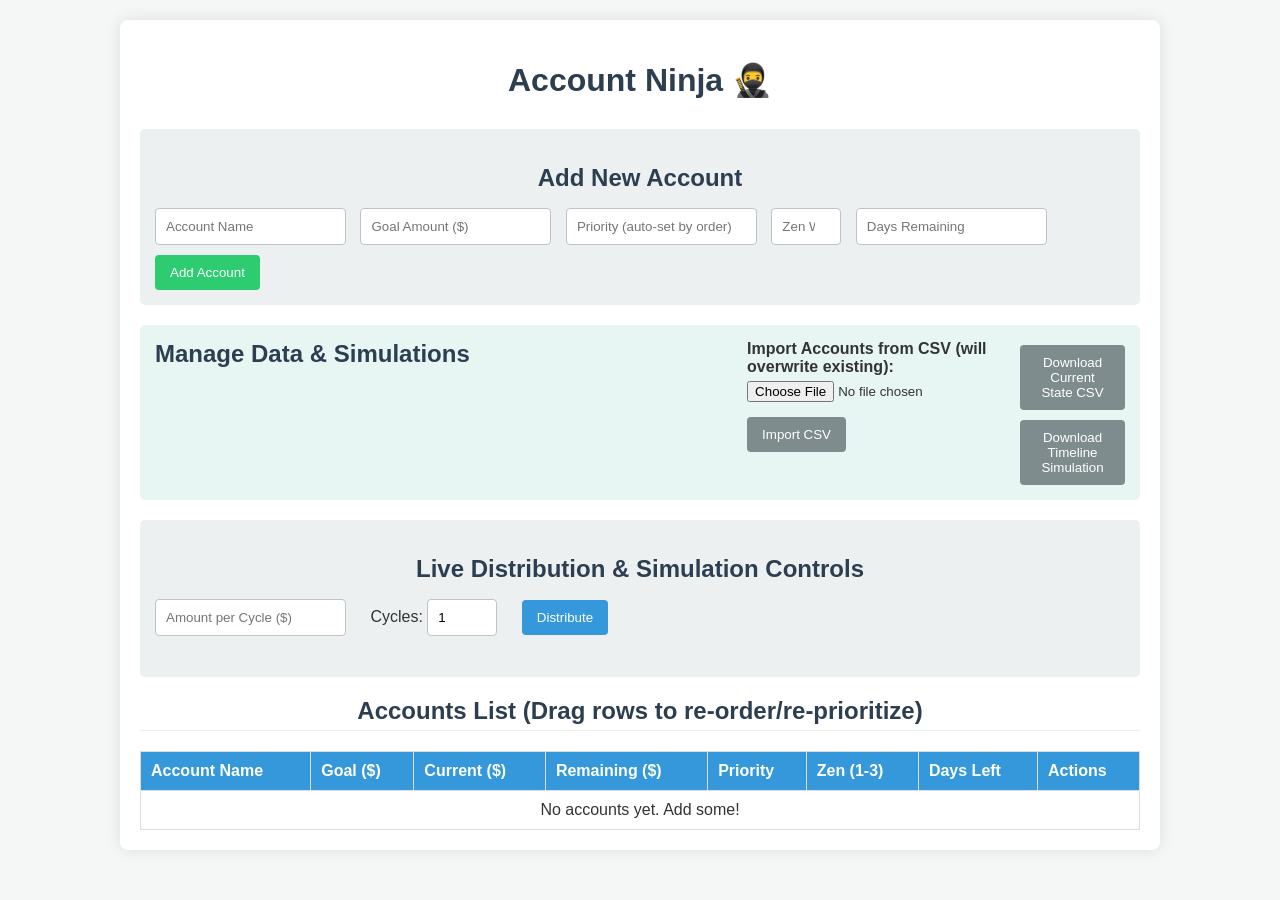
<file: account.ninja/index.html>
<!DOCTYPE html>
<html lang="en">
<head>
    <meta charset="UTF-8">
    <meta name="viewport" content="width=device-width, initial-scale=1.0">
    <title>Account Ninja</title>
    <link rel="stylesheet" href="style.css">
</head>
<body>
    <div class="container">
        <h1>Account Ninja 🥷</h1>

        <div class="input-section">
            <h2>Add New Account</h2>
            <input type="text" id="accountName" placeholder="Account Name">
            <input type="number" id="goalAmount" placeholder="Goal Amount ($)">
            <input type="number" id="priority" placeholder="Priority (auto-set by order)">
            <input type="number" id="zenWeight" step="0.1" min="1" max="3" placeholder="Zen Weight (1-3)">
            <input type="number" id="daysRemaining" placeholder="Days Remaining">
            <button id="addItemBtn">Add Account</button>
        </div>

        <div class="import-export-section">
            <h2>Manage Data & Simulations</h2>
            <div class="data-controls-container">
                <div class="import-controls">
                    <label for="csvFileInput">Import Accounts from CSV (will overwrite existing):</label>
                    <input type="file" id="csvFileInput" accept=".csv">
                    <button id="importCsvBtn" class="secondary-btn">Import CSV</button>
                    <p id="importMessage"></p>
                </div>
                <div class="export-controls">
                     <button id="downloadCsvBtn" class="secondary-btn">Download Current State CSV</button>
                     <button id="downloadTimelineBtn" class="secondary-btn">Download Timeline Simulation</button>
                </div>
            </div>
        </div>

        <div class="distribution-section">
            <h2>Live Distribution & Simulation Controls</h2>
            <input type="number" id="amountToDistribute" placeholder="Amount per Cycle ($)">
            <label for="distributionCyclesInput" style="margin-left: 10px;">Cycles:</label>
            <input type="number" id="distributionCyclesInput" value="1" min="1" style="width: 70px;">
            <button id="distributeBtn" style="margin-left: 10px;">Distribute</button>
            <p id="distributionMessage"></p>
        </div>

        <h2>Accounts List (Drag rows to re-order/re-prioritize)</h2>
        <table id="accountsTable">
            <thead>
                <tr>
                    <th>Account Name</th>
                    <th>Goal ($)</th>
                    <th>Current ($)</th>
                    <th>Remaining ($)</th>
                    <th>Priority</th>
                    <th>Zen (1-3)</th>
                    <th>Days Left</th>
                    <th>Actions</th>
                </tr>
            </thead>
            <tbody id="accountsTableBody">
                </tbody>
        </table>
    </div>

    <script src="script.js"></script>
</body>
</html>
</file>
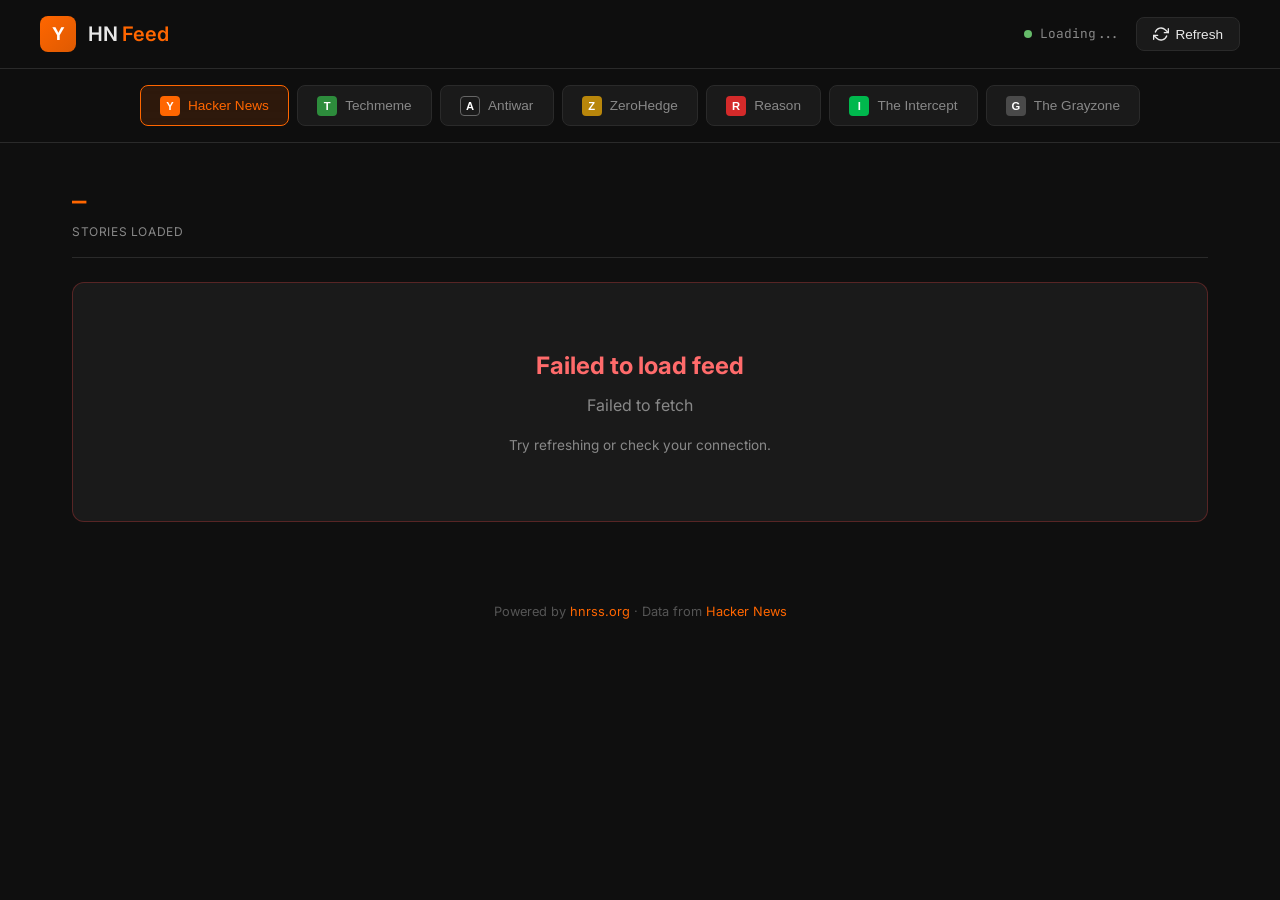
<file: news/news.html>
<!DOCTYPE html>
<html lang="en">
<head>
  <meta charset="UTF-8">
  <meta name="viewport" content="width=device-width, initial-scale=1.0">
  <title>News</title>
  <link rel="preconnect" href="https://fonts.googleapis.com">
  <link rel="preconnect" href="https://fonts.gstatic.com" crossorigin>
  <link href="https://fonts.googleapis.com/css2?family=Inter:wght@300;400;500;600;700&family=JetBrains+Mono:wght@400;500&display=swap" rel="stylesheet">
  <style>
    :root {
      --bg: #0f0f0f;
      --surface: #1a1a1a;
      --surface-hover: #242424;
      --border: #2a2a2a;
      --text: #e8e8e8;
      --text-muted: #888;
      --text-dim: #555;
      --accent: #ff6600;
      --accent-soft: #ff660022;
      --link: #4fc3f7;
      --link-hover: #81d4fa;
      --gradient-start: #ff6600;
      --gradient-end: #ff9100;
      --success: #66bb6a;
      --radius: 12px;
      --shadow: 0 4px 24px rgba(0,0,0,0.4);
    }

    * {
      margin: 0;
      padding: 0;
      box-sizing: border-box;
    }

    body {
      font-family: 'Inter', -apple-system, BlinkMacSystemFont, sans-serif;
      background: var(--bg);
      color: var(--text);
      line-height: 1.6;
      min-height: 100vh;
    }

    /* Header */
    .header {
      position: sticky;
      top: 0;
      z-index: 100;
      background: rgba(15, 15, 15, 0.85);
      backdrop-filter: blur(20px);
      -webkit-backdrop-filter: blur(20px);
      border-bottom: 1px solid var(--border);
      padding: 1rem 2rem;
    }

    .header-inner {
      max-width: 1200px;
      margin: 0 auto;
      display: flex;
      align-items: center;
      justify-content: space-between;
    }

    .logo {
      display: flex;
      align-items: center;
      gap: 0.75rem;
    }

    .logo-icon {
      width: 36px;
      height: 36px;
      background: linear-gradient(135deg, var(--gradient-start), var(--gradient-end));
      border-radius: 8px;
      display: flex;
      align-items: center;
      justify-content: center;
      font-weight: 700;
      font-size: 1.1rem;
      color: #fff;
    }

    .logo-text {
      font-size: 1.25rem;
      font-weight: 600;
      letter-spacing: -0.02em;
    }

    .logo-text span {
      color: var(--accent);
    }

    .header-meta {
      display: flex;
      align-items: center;
      gap: 1rem;
    }

    .feed-status {
      display: flex;
      align-items: center;
      gap: 0.5rem;
      font-size: 0.8rem;
      color: var(--text-muted);
      font-family: 'JetBrains Mono', monospace;
    }

    .status-dot {
      width: 8px;
      height: 8px;
      background: var(--success);
      border-radius: 50%;
      animation: pulse 2s infinite;
    }

    @keyframes pulse {
      0%, 100% { opacity: 1; }
      50% { opacity: 0.4; }
    }

    .refresh-btn {
      background: var(--surface);
      border: 1px solid var(--border);
      color: var(--text);
      padding: 0.5rem 1rem;
      border-radius: 8px;
      cursor: pointer;
      font-size: 0.85rem;
      font-weight: 500;
      transition: all 0.2s;
      display: flex;
      align-items: center;
      gap: 0.4rem;
    }

    .refresh-btn:hover {
      background: var(--surface-hover);
      border-color: var(--accent);
    }

    .refresh-btn.loading svg {
      animation: spin 1s linear infinite;
    }

    @keyframes spin {
      from { transform: rotate(0deg); }
      to { transform: rotate(360deg); }
    }

    /* Source Tabs */
    .source-tabs {
      position: sticky;
      top: 65px;
      z-index: 99;
      background: rgba(15, 15, 15, 0.92);
      backdrop-filter: blur(20px);
      -webkit-backdrop-filter: blur(20px);
      border-bottom: 1px solid var(--border);
      max-width: 100%;
      padding: 1rem 2rem;
      display: flex;
      gap: 0.5rem;
      flex-wrap: wrap;
      justify-content: center;
    }

    .source-tab {
      display: flex;
      align-items: center;
      gap: 0.5rem;
      padding: 0.6rem 1.2rem;
      border-radius: 8px;
      border: 1px solid var(--border);
      background: var(--surface);
      color: var(--text-muted);
      cursor: pointer;
      font-size: 0.85rem;
      font-weight: 500;
      transition: all 0.2s;
      user-select: none;
    }

    .source-tab:hover {
      background: var(--surface-hover);
      color: var(--text);
      border-color: var(--text-dim);
    }

    .source-tab.active {
      background: var(--accent-soft);
      border-color: var(--accent);
      color: var(--accent);
    }

    .source-tab-icon {
      width: 20px;
      height: 20px;
      border-radius: 4px;
      display: flex;
      align-items: center;
      justify-content: center;
      font-weight: 700;
      font-size: 0.7rem;
      color: #fff;
      flex-shrink: 0;
    }

    /* Main Content */
    .container {
      max-width: 1200px;
      margin: 0 auto;
      padding: 1.5rem 2rem 2rem;
    }

    /* Stats bar */
    .stats-bar {
      display: flex;
      align-items: center;
      gap: 2rem;
      padding: 1rem 0;
      margin-bottom: 1.5rem;
      border-bottom: 1px solid var(--border);
    }

    .stat {
      display: flex;
      flex-direction: column;
    }

    .stat-value {
      font-size: 1.5rem;
      font-weight: 700;
      color: var(--accent);
      font-family: 'JetBrains Mono', monospace;
    }

    .stat-label {
      font-size: 0.75rem;
      color: var(--text-muted);
      text-transform: uppercase;
      letter-spacing: 0.05em;
    }

    /* Loading state */
    .loading-container {
      display: flex;
      flex-direction: column;
      align-items: center;
      justify-content: center;
      min-height: 50vh;
      gap: 1.5rem;
    }

    .loading-spinner {
      width: 48px;
      height: 48px;
      border: 3px solid var(--border);
      border-top-color: var(--accent);
      border-radius: 50%;
      animation: spin 0.8s linear infinite;
    }

    .loading-text {
      color: var(--text-muted);
      font-size: 0.9rem;
    }

    /* Error state */
    .error-container {
      text-align: center;
      padding: 4rem 2rem;
      background: var(--surface);
      border-radius: var(--radius);
      border: 1px solid #ff444444;
    }

    .error-container h2 {
      color: #ff6b6b;
      margin-bottom: 0.5rem;
    }

    .error-container p {
      color: var(--text-muted);
    }

    /* Feed grid */
    .feed-grid {
      display: grid;
      grid-template-columns: 1fr;
      gap: 1px;
      background: var(--border);
      border-radius: var(--radius);
      overflow: hidden;
      border: 1px solid var(--border);
    }

    /* Article Card */
    .article {
      background: var(--surface);
      padding: 1.25rem 1.5rem;
      display: grid;
      grid-template-columns: 3.5rem 1fr auto;
      gap: 1rem;
      align-items: start;
      transition: background 0.15s;
      cursor: pointer;
      text-decoration: none;
      color: inherit;
    }

    .article:hover {
      background: var(--surface-hover);
    }

    .article-index {
      font-family: 'JetBrains Mono', monospace;
      font-size: 0.85rem;
      color: var(--text-dim);
      font-weight: 500;
      padding-top: 0.2rem;
      text-align: center;
    }

    .article-content {
      min-width: 0;
    }

    .article-title {
      font-size: 1rem;
      font-weight: 500;
      line-height: 1.4;
      margin-bottom: 0.4rem;
      color: var(--text);
      transition: color 0.15s;
    }

    .article:hover .article-title {
      color: var(--link);
    }

    .article-domain {
      display: inline-block;
      font-size: 0.75rem;
      color: var(--accent);
      background: var(--accent-soft);
      padding: 0.15rem 0.5rem;
      border-radius: 4px;
      font-family: 'JetBrains Mono', monospace;
      margin-bottom: 0.4rem;
    }

    .article-meta {
      display: flex;
      align-items: center;
      gap: 1rem;
      font-size: 0.8rem;
      color: var(--text-muted);
      flex-wrap: wrap;
    }

    .article-meta-item {
      display: flex;
      align-items: center;
      gap: 0.3rem;
    }

    .article-meta-item svg {
      width: 14px;
      height: 14px;
      opacity: 0.6;
    }

    .article-actions {
      display: flex;
      flex-direction: column;
      align-items: flex-end;
      gap: 0.5rem;
      padding-top: 0.2rem;
    }

    .article-time {
      font-size: 0.75rem;
      color: var(--text-dim);
      font-family: 'JetBrains Mono', monospace;
      white-space: nowrap;
    }

    .thread-link {
      font-size: 0.7rem;
      color: var(--text-muted);
      text-decoration: none;
      padding: 0.2rem 0.5rem;
      border: 1px solid var(--border);
      border-radius: 4px;
      transition: all 0.15s;
      white-space: nowrap;
    }

    .thread-link:hover {
      border-color: var(--accent);
      color: var(--accent);
    }

    /* Description preview */
    .article-description {
      font-size: 0.85rem;
      color: var(--text-muted);
      margin-top: 0.4rem;
      line-height: 1.5;
      display: -webkit-box;
      -webkit-line-clamp: 2;
      -webkit-box-orient: vertical;
      overflow: hidden;
    }

    /* Tags */
    .article-tags {
      display: flex;
      gap: 0.4rem;
      margin-top: 0.4rem;
      flex-wrap: wrap;
    }

    .article-tag {
      font-size: 0.7rem;
      padding: 0.1rem 0.4rem;
      border-radius: 3px;
      background: #4fc3f711;
      color: var(--link);
      border: 1px solid #4fc3f722;
    }

    /* Footer */
    .footer {
      text-align: center;
      padding: 3rem 2rem;
      color: var(--text-dim);
      font-size: 0.8rem;
    }

    .footer a {
      color: var(--accent);
      text-decoration: none;
    }

    .footer a:hover {
      text-decoration: underline;
    }

    /* Responsive */
    @media (max-width: 768px) {
      .container {
        padding: 1rem;
      }

      .source-tabs {
        padding: 0.75rem 1rem;
        gap: 0.4rem;
      }

      .source-tab {
        padding: 0.5rem 0.8rem;
        font-size: 0.8rem;
      }

      .header {
        padding: 0.75rem 1rem;
      }

      .article {
        grid-template-columns: 2.5rem 1fr;
        padding: 1rem;
      }

      .article-actions {
        display: none;
      }

      .stats-bar {
        gap: 1rem;
        flex-wrap: wrap;
      }

      .header-meta {
        gap: 0.5rem;
      }

      .feed-status {
        display: none;
      }
    }

    /* Fade in animation */
    .article {
      animation: fadeIn 0.3s ease forwards;
      opacity: 0;
    }

    @keyframes fadeIn {
      to { opacity: 1; }
    }
  </style>
</head>
<body>
  <header class="header">
    <div class="header-inner">
      <div class="logo">
        <div class="logo-icon" id="logoIcon">Y</div>
        <div class="logo-text" id="logoText">HN <span>Newest</span></div>
      </div>
      <div class="header-meta">
        <div class="feed-status">
          <div class="status-dot"></div>
          <span id="lastUpdated">Loading...</span>
        </div>
        <button class="refresh-btn" onclick="fetchFeed()" id="refreshBtn">
          <svg width="16" height="16" viewBox="0 0 24 24" fill="none" stroke="currentColor" stroke-width="2" stroke-linecap="round" stroke-linejoin="round">
            <polyline points="23 4 23 10 17 10"></polyline>
            <polyline points="1 20 1 14 7 14"></polyline>
            <path d="M3.51 9a9 9 0 0 1 14.85-3.36L23 10M1 14l4.64 4.36A9 9 0 0 0 20.49 15"></path>
          </svg>
          Refresh
        </button>
      </div>
    </div>
  </header>

  <nav class="source-tabs" id="sourceTabs">
    <button class="source-tab active" data-source="hackernews">
      <span class="source-tab-icon" style="background: #ff6600;">Y</span>
      Hacker News
    </button>

    <button class="source-tab" data-source="techmeme">
      <span class="source-tab-icon" style="background: #2d8c3c;">T</span>
      Techmeme
    </button>
    <button class="source-tab" data-source="antiwar">
      <span class="source-tab-icon" style="background: #1a1a1a; border: 1px solid #666;">A</span>
      Antiwar
    </button>
    <button class="source-tab" data-source="zerohedge">
      <span class="source-tab-icon" style="background: #b8860b;">Z</span>
      ZeroHedge
    </button>
    <button class="source-tab" data-source="reason">
      <span class="source-tab-icon" style="background: #d42a2a;">R</span>
      Reason
    </button>

    <button class="source-tab" data-source="intercept">
      <span class="source-tab-icon" style="background: #00b84d;">I</span>
      The Intercept
    </button>
    <button class="source-tab" data-source="grayzone">
      <span class="source-tab-icon" style="background: #4a4a4a;">G</span>
      The Grayzone
    </button>
  </nav>

  <main class="container">
    <div class="stats-bar" id="statsBar">
      <div class="stat">
        <div class="stat-value" id="storyCount">—</div>
        <div class="stat-label">Stories loaded</div>
      </div>
    </div>

    <div id="feed">
      <div class="loading-container">
        <div class="loading-spinner"></div>
        <div class="loading-text">Fetching latest stories...</div>
      </div>
    </div>
  </main>

  <footer class="footer">
    <p id="footerText">
      Powered by <a href="https://hnrss.org/" target="_blank" rel="noopener">hnrss.org</a> &middot;
      Data from <a href="https://news.ycombinator.com/newest" target="_blank" rel="noopener">Hacker News</a>
    </p>
  </footer>

  <script>
    // Feed sources configuration
    const SOURCES = {
      hackernews: {
        name: 'Hacker News',
        shortName: 'HN',
        rssUrl: 'https://hnrss.org/newest',
        siteUrl: 'https://news.ycombinator.com/newest',
        icon: 'Y',
        color: '#ff6600',
        description: 'hnrss.org'
      },

      techmeme: {
        name: 'Techmeme',
        shortName: 'Techmeme',
        rssUrl: 'https://www.techmeme.com/feed.xml',
        siteUrl: 'https://www.techmeme.com',
        icon: 'T',
        color: '#2d8c3c',
        description: 'techmeme.com'
      },
      antiwar: {
        name: 'Antiwar.com',
        shortName: 'Antiwar',
        rssUrl: 'https://news.antiwar.com/feed',
        siteUrl: 'https://www.antiwar.com',
        icon: 'A',
        color: '#333333',
        description: 'antiwar.com'
      },
      zerohedge: {
        name: 'ZeroHedge',
        shortName: 'ZH',
        rssUrl: 'https://feeds.feedburner.com/zerohedge/feed',
        siteUrl: 'https://www.zerohedge.com',
        icon: 'Z',
        color: '#b8860b',
        description: 'zerohedge.com'
      },
      reason: {
        name: 'Reason',
        shortName: 'Reason',
        rssUrl: 'https://reason.com/feed/',
        siteUrl: 'https://reason.com',
        icon: 'R',
        color: '#d42a2a',
        description: 'reason.com'
      },

      intercept: {
        name: 'The Intercept',
        shortName: 'Intercept',
        rssUrl: 'https://theintercept.com/feed/?rss',
        siteUrl: 'https://theintercept.com',
        icon: 'I',
        color: '#00b84d',
        description: 'theintercept.com'
      },
      grayzone: {
        name: 'The Grayzone',
        shortName: 'Grayzone',
        rssUrl: 'https://thegrayzone.com/feed/',
        siteUrl: 'https://thegrayzone.com',
        icon: 'G',
        color: '#4a4a4a',
        description: 'thegrayzone.com'
      }
    };

    let activeSource = 'hackernews';

    // Tab switching
    document.getElementById('sourceTabs').addEventListener('click', (e) => {
      const tab = e.target.closest('.source-tab');
      if (!tab) return;
      const source = tab.dataset.source;
      if (source === activeSource) return;

      document.querySelectorAll('.source-tab').forEach(t => t.classList.remove('active'));
      tab.classList.add('active');
      activeSource = source;
      updateBranding();
      fetchFeed();
      window.scrollTo({ top: 0, behavior: 'smooth' });
    });

    function updateBranding() {
      const src = SOURCES[activeSource];
      document.getElementById('logoIcon').textContent = src.icon;
      document.getElementById('logoIcon').style.background = `linear-gradient(135deg, ${src.color}, ${src.color}dd)`;
      document.getElementById('logoText').innerHTML = `${escapeHtml(src.shortName)} <span>Feed</span>`;
      document.getElementById('footerText').innerHTML = `
        Powered by <a href="${src.siteUrl}" target="_blank" rel="noopener">${escapeHtml(src.description)}</a> &middot;
        Data from <a href="${src.siteUrl}" target="_blank" rel="noopener">${escapeHtml(src.name)}</a>
      `;
    }

    function timeAgo(dateStr) {
      const date = new Date(dateStr);
      const now = new Date();
      const seconds = Math.floor((now - date) / 1000);
      if (isNaN(seconds) || seconds < 0) return 'just now';
      if (seconds < 60) return `${seconds}s ago`;
      const minutes = Math.floor(seconds / 60);
      if (minutes < 60) return `${minutes}m ago`;
      const hours = Math.floor(minutes / 60);
      if (hours < 24) return `${hours}h ago`;
      const days = Math.floor(hours / 24);
      return `${days}d ago`;
    }

    function extractDomain(url) {
      try {
        return new URL(url).hostname.replace('www.', '');
      } catch {
        return null;
      }
    }

    function escapeHtml(text) {
      const div = document.createElement('div');
      div.textContent = text || '';
      return div.innerHTML;
    }

    function stripHtml(html) {
      const tmp = document.createElement('div');
      tmp.innerHTML = html;
      return tmp.textContent || tmp.innerText || '';
    }

    function parseHNDescription(html) {
      const points = html.match(/Points:\s*(\d+)/i) || html.match(/(\d+)\s*point/i);
      const comments = html.match(/Comments:\s*(\d+)/i) || html.match(/(\d+)\s*comment/i);
      const hnLink = html.match(/href="(https:\/\/news\.ycombinator\.com\/item\?id=\d+)"/);
      return {
        points: points ? parseInt(points[1]) : 0,
        commentCount: comments ? parseInt(comments[1]) : 0,
        threadLink: hnLink ? hnLink[1] : null
      };
    }

    function parseLobstersItem(item) {
      const commentsUrl = item.guid || '';
      const desc = item.description || item.content || '';
      const commentsMatch = desc.match(/(\d+)\s*comment/i);
      return {
        points: 0,
        commentCount: commentsMatch ? parseInt(commentsMatch[1]) : 0,
        threadLink: commentsUrl,
        tags: item.categories || []
      };
    }

    function parseTechmemeItem(item) {
      // Techmeme descriptions often have a brief summary
      const raw = item.description || item.content || '';
      const clean = stripHtml(raw).trim();
      return {
        points: 0,
        commentCount: 0,
        threadLink: null,
        description: clean.length > 10 ? clean.substring(0, 200) : ''
      };
    }

    function processItems(items, source) {
      const stories = [];
      let totalPoints = 0;
      const domains = new Set();

      items.forEach((item, index) => {
        const title = item.title || 'Untitled';
        let link = item.link || '#';
        const pubDate = item.pubDate || '';
        const author = item.author || '';
        let points = 0;
        let commentCount = 0;
        let threadLink = null;
        let description = '';
        let tags = [];

        switch (source) {
          case 'hackernews': {
            const parsed = parseHNDescription(item.description || '');
            points = parsed.points;
            commentCount = parsed.commentCount;
            threadLink = parsed.threadLink;
            break;
          }
          case 'techmeme': {
            const parsed = parseTechmemeItem(item);
            description = parsed.description;
            break;
          }
          case 'antiwar': {
            const raw = item.description || item.content || '';
            description = stripHtml(raw).trim();
            if (description.length > 200) description = description.substring(0, 200) + '...';
            break;
          }
          case 'zerohedge':
          case 'reason':
          case 'intercept':
          case 'grayzone': {
            const raw = item.description || item.content || '';
            description = stripHtml(raw).trim();
            if (description.length > 200) description = description.substring(0, 200) + '...';
            tags = item.categories || [];
            break;
          }
        }

        totalPoints += points;
        const domain = extractDomain(link);
        if (domain && domain !== 'news.ycombinator.com' && domain !== 'lobste.rs') {
          domains.add(domain);
        }

        stories.push({
          title,
          link,
          pubDate,
          author,
          points,
          commentCount,
          threadLink,
          description,
          tags,
          domain,
          index: index + 1
        });
      });

      return { stories, totalPoints, domainCount: domains.size };
    }

    function renderStories(stories, source) {
      let html = '<div class="feed-grid">';
      const src = SOURCES[source];

      stories.forEach((story, i) => {
        const delay = i * 30;
        const threadLabel = source === 'hackernews' ? 'HN thread' :
                            source === 'antiwar' ? 'read more' :
                            source === 'zerohedge' ? 'read more' :
                            source === 'reason' ? 'read more' :
                            source === 'intercept' ? 'read more' :
                            source === 'grayzone' ? 'read more' : 'discuss';

        html += `
          <a class="article" href="${escapeHtml(story.link)}" target="_blank" rel="noopener" style="animation-delay: ${delay}ms">
            <div class="article-index">${story.index}</div>
            <div class="article-content">
              <div class="article-title">${escapeHtml(story.title)}</div>
              ${story.domain ? `<span class="article-domain">${escapeHtml(story.domain)}</span>` : ''}
              ${story.description ? `<div class="article-description">${escapeHtml(story.description)}</div>` : ''}
              ${story.tags && story.tags.length ? `
                <div class="article-tags">
                  ${story.tags.map(t => `<span class="article-tag">${escapeHtml(t)}</span>`).join('')}
                </div>
              ` : ''}
              <div class="article-meta">
                ${story.points > 0 ? `
                  <span class="article-meta-item">
                    <svg viewBox="0 0 24 24" fill="none" stroke="currentColor" stroke-width="2"><path d="M12 19V5M5 12l7-7 7 7"/></svg>
                    ${story.points} pts
                  </span>
                ` : ''}
                ${story.author ? `
                  <span class="article-meta-item">
                    <svg viewBox="0 0 24 24" fill="none" stroke="currentColor" stroke-width="2"><path d="M20 21v-2a4 4 0 0 0-4-4H8a4 4 0 0 0-4 4v2"/><circle cx="12" cy="7" r="4"/></svg>
                    ${escapeHtml(story.author)}
                  </span>
                ` : ''}
                ${story.commentCount > 0 ? `
                  <span class="article-meta-item">
                    <svg viewBox="0 0 24 24" fill="none" stroke="currentColor" stroke-width="2"><path d="M21 15a2 2 0 0 1-2 2H7l-4 4V5a2 2 0 0 1 2-2h14a2 2 0 0 1 2 2z"/></svg>
                    ${story.commentCount}
                  </span>
                ` : ''}
              </div>
            </div>
            <div class="article-actions">
              <span class="article-time">${timeAgo(story.pubDate)}</span>
              ${story.threadLink ? `<a class="thread-link" href="${escapeHtml(story.threadLink)}" target="_blank" rel="noopener" onclick="event.stopPropagation()">${threadLabel}</a>` : ''}
            </div>
          </a>
        `;
      });

      html += '</div>';
      return html;
    }

    async function fetchFeed() {
      const feedEl = document.getElementById('feed');
      const refreshBtn = document.getElementById('refreshBtn');
      const src = SOURCES[activeSource];
      refreshBtn.classList.add('loading');

      feedEl.innerHTML = `
        <div class="loading-container">
          <div class="loading-spinner"></div>
          <div class="loading-text">Fetching latest from ${escapeHtml(src.name)}...</div>
        </div>
      `;

      try {
        const apiUrl = `https://api.rss2json.com/v1/api.json?rss_url=${encodeURIComponent(src.rssUrl)}`;
        const response = await fetch(apiUrl);
        if (!response.ok) throw new Error(`HTTP ${response.status}`);
        const data = await response.json();

        if (data.status !== 'ok') throw new Error(data.message || 'RSS feed error');
        if (!data.items || !data.items.length) throw new Error('No stories found');

        const { stories, totalPoints, domainCount } = processItems(data.items, activeSource);

        // Update stats
        document.getElementById('storyCount').textContent = stories.length;

        // Render
        feedEl.innerHTML = renderStories(stories, activeSource);

        // Update last updated time
        document.getElementById('lastUpdated').textContent = new Date().toLocaleTimeString();

      } catch (err) {
        console.error('Feed fetch error:', err);
        feedEl.innerHTML = `
          <div class="error-container">
            <h2>Failed to load feed</h2>
            <p>${escapeHtml(err.message)}</p>
            <p style="margin-top: 1rem; font-size: 0.85rem;">Try refreshing or check your connection.</p>
          </div>
        `;
      } finally {
        refreshBtn.classList.remove('loading');
      }
    }

    // Load on page open
    updateBranding();
    fetchFeed();
  </script>
</body>
</html>
</file>
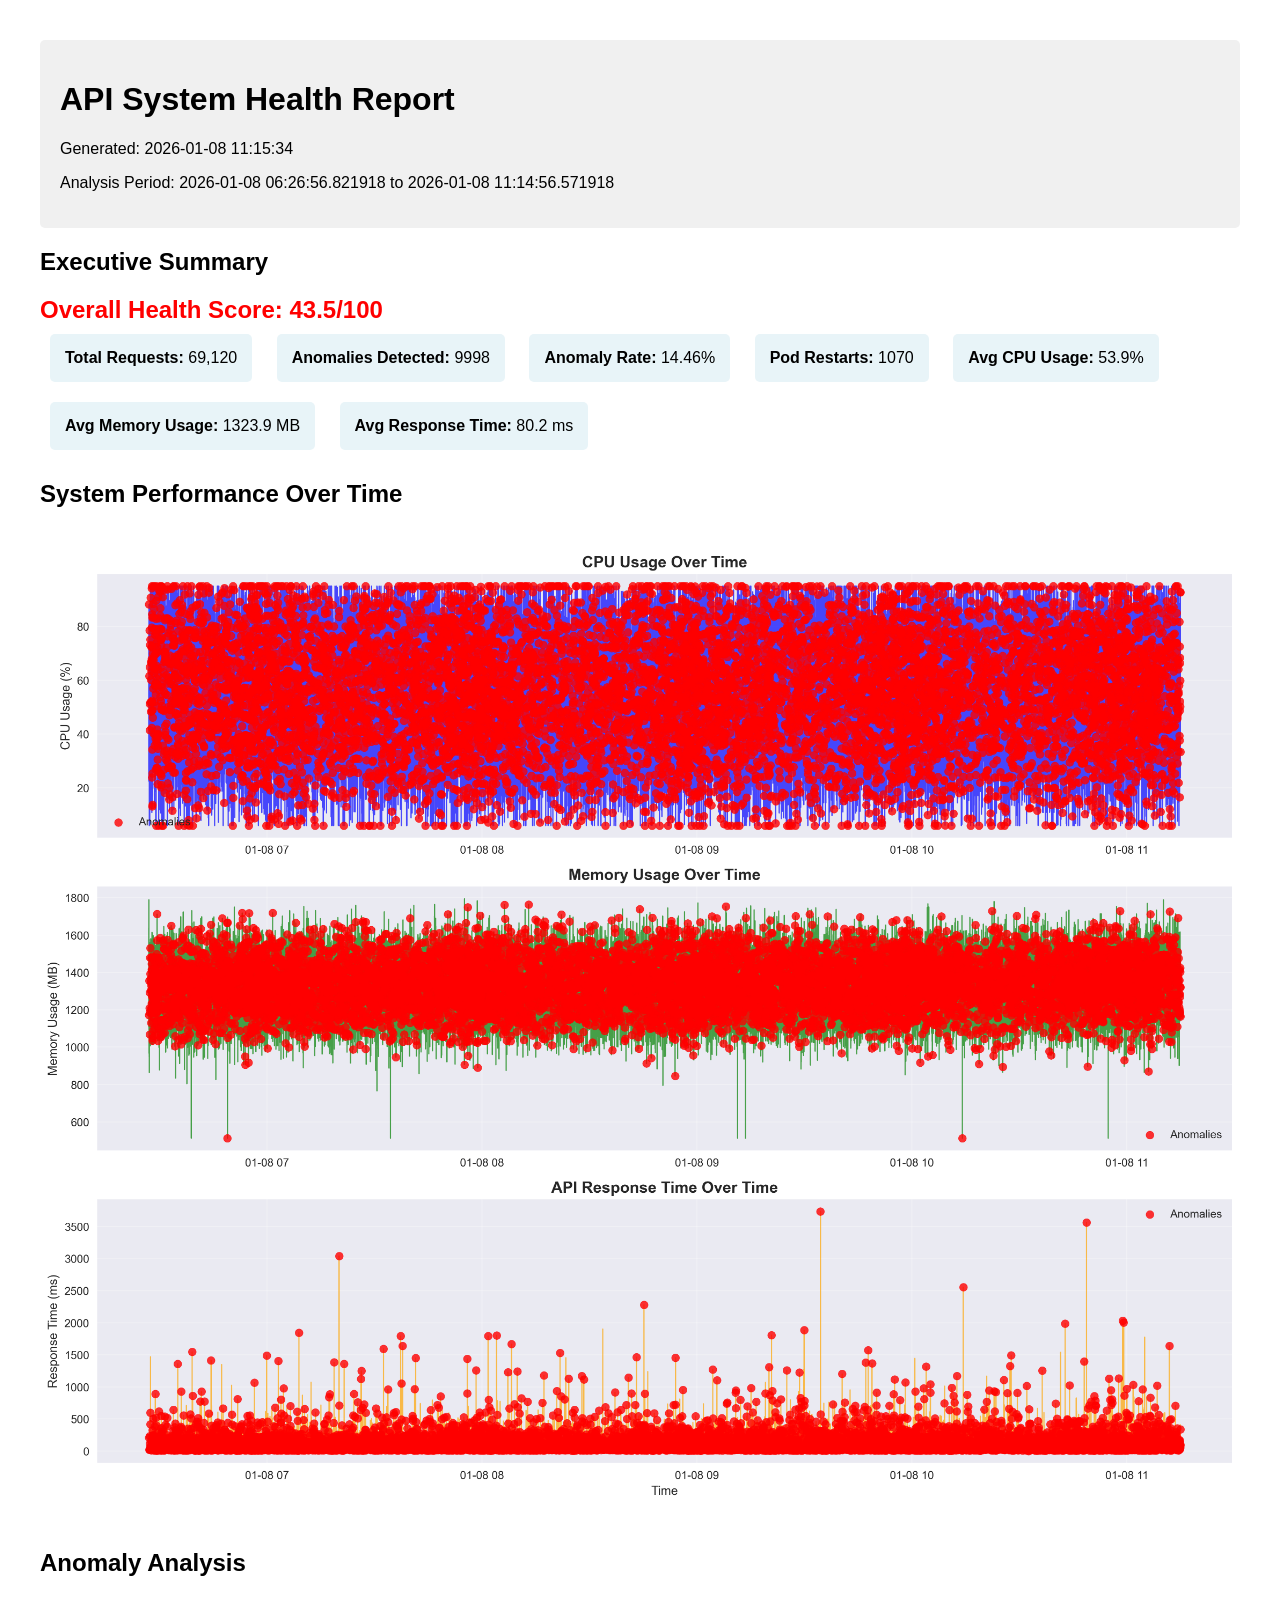
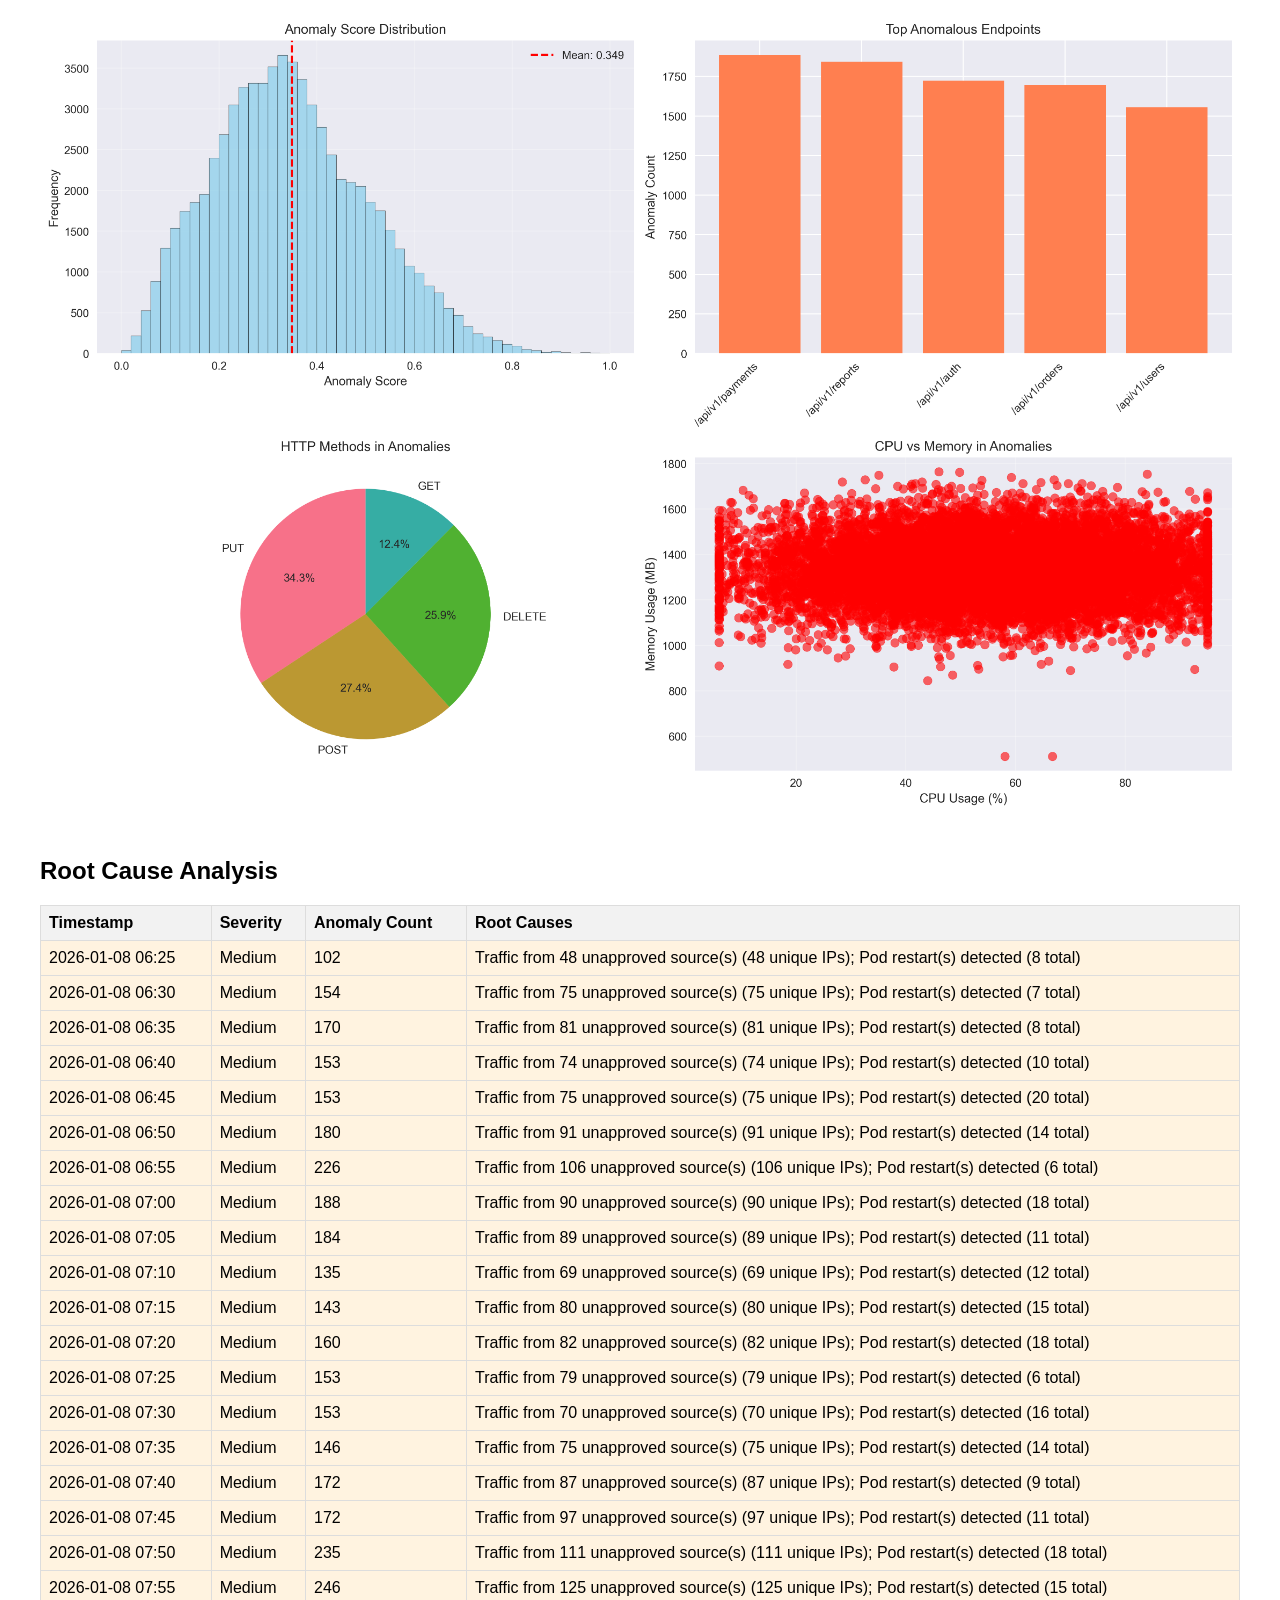
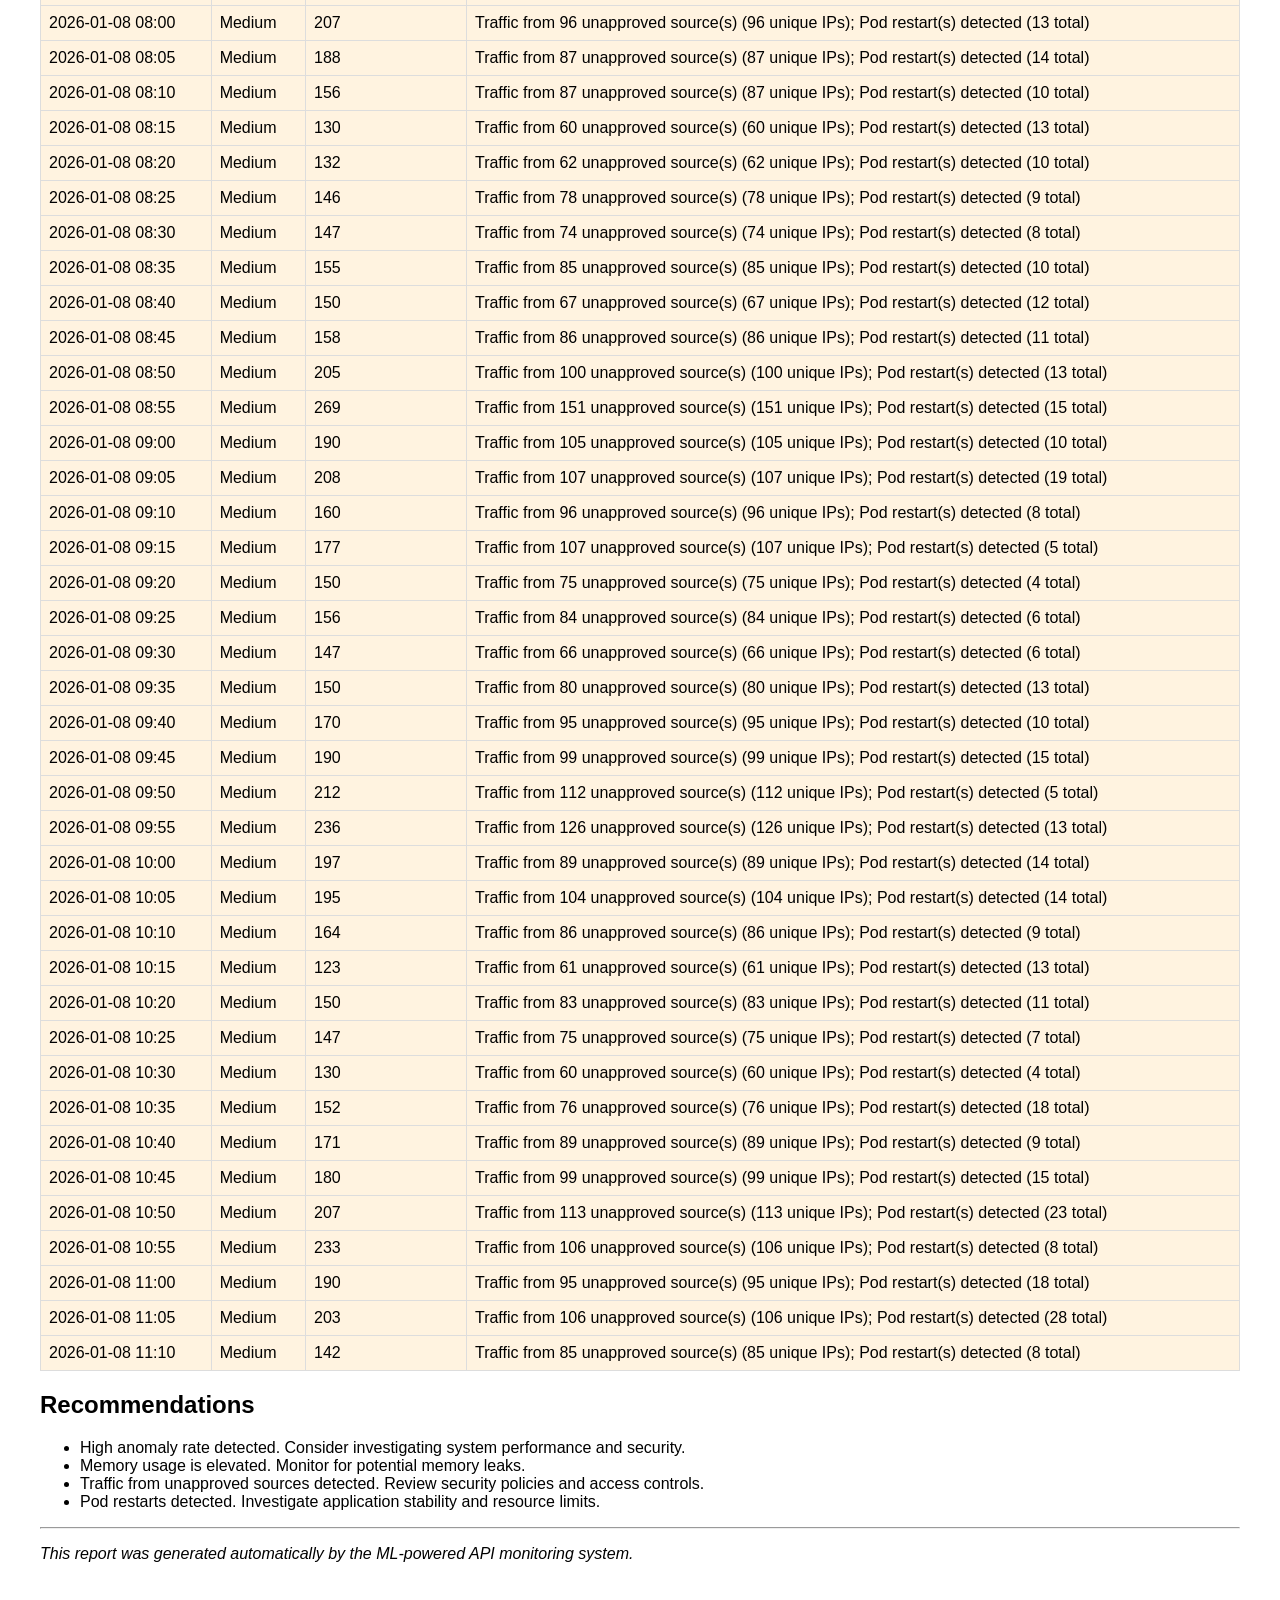
<file: use-cases/ml-for-api/reports/health_report_20260108_111534.html>
<!DOCTYPE html>
        <html>
        <head>
            <title>API Health Report - 2026-01-08 11:15</title>
            <style>
                body { font-family: Arial, sans-serif; margin: 40px; }
                .header { background-color: #f0f0f0; padding: 20px; border-radius: 5px; }
                .metric { display: inline-block; margin: 10px; padding: 15px; background-color: #e8f4f8; border-radius: 5px; }
                .health-score { font-size: 24px; font-weight: bold; color: red; }
                .anomaly-table { width: 100%; border-collapse: collapse; margin: 20px 0; }
                .anomaly-table th, .anomaly-table td { border: 1px solid #ddd; padding: 8px; text-align: left; }
                .anomaly-table th { background-color: #f2f2f2; }
                .severity-high { background-color: #ffebee; }
                .severity-medium { background-color: #fff3e0; }
                .severity-low { background-color: #f3e5f5; }
                img { max-width: 100%; height: auto; margin: 20px 0; }
            </style>
        </head>
        <body>
            <div class="header">
                <h1>API System Health Report</h1>
                <p>Generated: 2026-01-08 11:15:34</p>
                <p>Analysis Period: 2026-01-08 06:26:56.821918 to 2026-01-08 11:14:56.571918</p>
            </div>
            
            <h2>Executive Summary</h2>
            <div class="health-score">Overall Health Score: 43.5/100</div>
            
            <div class="metric">
                <strong>Total Requests:</strong> 69,120
            </div>
            <div class="metric">
                <strong>Anomalies Detected:</strong> 9998
            </div>
            <div class="metric">
                <strong>Anomaly Rate:</strong> 14.46%
            </div>
            <div class="metric">
                <strong>Pod Restarts:</strong> 1070
            </div>
            <div class="metric">
                <strong>Avg CPU Usage:</strong> 53.9%
            </div>
            <div class="metric">
                <strong>Avg Memory Usage:</strong> 1323.9 MB
            </div>
            <div class="metric">
                <strong>Avg Response Time:</strong> 80.2 ms
            </div>
            
            <h2>System Performance Over Time</h2>
            <img src="images/time_series_plot.png" alt="Time Series Plot">
            
            <h2>Anomaly Analysis</h2>
            <img src="images/anomaly_analysis.png" alt="Anomaly Analysis">
            
            <h2>Root Cause Analysis</h2>
        
            <table class="anomaly-table">
                <tr>
                    <th>Timestamp</th>
                    <th>Severity</th>
                    <th>Anomaly Count</th>
                    <th>Root Causes</th>
                </tr>
            
                <tr class="severity-medium">
                    <td>2026-01-08 06:25</td>
                    <td>Medium</td>
                    <td>102</td>
                    <td>Traffic from 48 unapproved source(s) (48 unique IPs); Pod restart(s) detected (8 total)</td>
                </tr>
                
                <tr class="severity-medium">
                    <td>2026-01-08 06:30</td>
                    <td>Medium</td>
                    <td>154</td>
                    <td>Traffic from 75 unapproved source(s) (75 unique IPs); Pod restart(s) detected (7 total)</td>
                </tr>
                
                <tr class="severity-medium">
                    <td>2026-01-08 06:35</td>
                    <td>Medium</td>
                    <td>170</td>
                    <td>Traffic from 81 unapproved source(s) (81 unique IPs); Pod restart(s) detected (8 total)</td>
                </tr>
                
                <tr class="severity-medium">
                    <td>2026-01-08 06:40</td>
                    <td>Medium</td>
                    <td>153</td>
                    <td>Traffic from 74 unapproved source(s) (74 unique IPs); Pod restart(s) detected (10 total)</td>
                </tr>
                
                <tr class="severity-medium">
                    <td>2026-01-08 06:45</td>
                    <td>Medium</td>
                    <td>153</td>
                    <td>Traffic from 75 unapproved source(s) (75 unique IPs); Pod restart(s) detected (20 total)</td>
                </tr>
                
                <tr class="severity-medium">
                    <td>2026-01-08 06:50</td>
                    <td>Medium</td>
                    <td>180</td>
                    <td>Traffic from 91 unapproved source(s) (91 unique IPs); Pod restart(s) detected (14 total)</td>
                </tr>
                
                <tr class="severity-medium">
                    <td>2026-01-08 06:55</td>
                    <td>Medium</td>
                    <td>226</td>
                    <td>Traffic from 106 unapproved source(s) (106 unique IPs); Pod restart(s) detected (6 total)</td>
                </tr>
                
                <tr class="severity-medium">
                    <td>2026-01-08 07:00</td>
                    <td>Medium</td>
                    <td>188</td>
                    <td>Traffic from 90 unapproved source(s) (90 unique IPs); Pod restart(s) detected (18 total)</td>
                </tr>
                
                <tr class="severity-medium">
                    <td>2026-01-08 07:05</td>
                    <td>Medium</td>
                    <td>184</td>
                    <td>Traffic from 89 unapproved source(s) (89 unique IPs); Pod restart(s) detected (11 total)</td>
                </tr>
                
                <tr class="severity-medium">
                    <td>2026-01-08 07:10</td>
                    <td>Medium</td>
                    <td>135</td>
                    <td>Traffic from 69 unapproved source(s) (69 unique IPs); Pod restart(s) detected (12 total)</td>
                </tr>
                
                <tr class="severity-medium">
                    <td>2026-01-08 07:15</td>
                    <td>Medium</td>
                    <td>143</td>
                    <td>Traffic from 80 unapproved source(s) (80 unique IPs); Pod restart(s) detected (15 total)</td>
                </tr>
                
                <tr class="severity-medium">
                    <td>2026-01-08 07:20</td>
                    <td>Medium</td>
                    <td>160</td>
                    <td>Traffic from 82 unapproved source(s) (82 unique IPs); Pod restart(s) detected (18 total)</td>
                </tr>
                
                <tr class="severity-medium">
                    <td>2026-01-08 07:25</td>
                    <td>Medium</td>
                    <td>153</td>
                    <td>Traffic from 79 unapproved source(s) (79 unique IPs); Pod restart(s) detected (6 total)</td>
                </tr>
                
                <tr class="severity-medium">
                    <td>2026-01-08 07:30</td>
                    <td>Medium</td>
                    <td>153</td>
                    <td>Traffic from 70 unapproved source(s) (70 unique IPs); Pod restart(s) detected (16 total)</td>
                </tr>
                
                <tr class="severity-medium">
                    <td>2026-01-08 07:35</td>
                    <td>Medium</td>
                    <td>146</td>
                    <td>Traffic from 75 unapproved source(s) (75 unique IPs); Pod restart(s) detected (14 total)</td>
                </tr>
                
                <tr class="severity-medium">
                    <td>2026-01-08 07:40</td>
                    <td>Medium</td>
                    <td>172</td>
                    <td>Traffic from 87 unapproved source(s) (87 unique IPs); Pod restart(s) detected (9 total)</td>
                </tr>
                
                <tr class="severity-medium">
                    <td>2026-01-08 07:45</td>
                    <td>Medium</td>
                    <td>172</td>
                    <td>Traffic from 97 unapproved source(s) (97 unique IPs); Pod restart(s) detected (11 total)</td>
                </tr>
                
                <tr class="severity-medium">
                    <td>2026-01-08 07:50</td>
                    <td>Medium</td>
                    <td>235</td>
                    <td>Traffic from 111 unapproved source(s) (111 unique IPs); Pod restart(s) detected (18 total)</td>
                </tr>
                
                <tr class="severity-medium">
                    <td>2026-01-08 07:55</td>
                    <td>Medium</td>
                    <td>246</td>
                    <td>Traffic from 125 unapproved source(s) (125 unique IPs); Pod restart(s) detected (15 total)</td>
                </tr>
                
                <tr class="severity-medium">
                    <td>2026-01-08 08:00</td>
                    <td>Medium</td>
                    <td>207</td>
                    <td>Traffic from 96 unapproved source(s) (96 unique IPs); Pod restart(s) detected (13 total)</td>
                </tr>
                
                <tr class="severity-medium">
                    <td>2026-01-08 08:05</td>
                    <td>Medium</td>
                    <td>188</td>
                    <td>Traffic from 87 unapproved source(s) (87 unique IPs); Pod restart(s) detected (14 total)</td>
                </tr>
                
                <tr class="severity-medium">
                    <td>2026-01-08 08:10</td>
                    <td>Medium</td>
                    <td>156</td>
                    <td>Traffic from 87 unapproved source(s) (87 unique IPs); Pod restart(s) detected (10 total)</td>
                </tr>
                
                <tr class="severity-medium">
                    <td>2026-01-08 08:15</td>
                    <td>Medium</td>
                    <td>130</td>
                    <td>Traffic from 60 unapproved source(s) (60 unique IPs); Pod restart(s) detected (13 total)</td>
                </tr>
                
                <tr class="severity-medium">
                    <td>2026-01-08 08:20</td>
                    <td>Medium</td>
                    <td>132</td>
                    <td>Traffic from 62 unapproved source(s) (62 unique IPs); Pod restart(s) detected (10 total)</td>
                </tr>
                
                <tr class="severity-medium">
                    <td>2026-01-08 08:25</td>
                    <td>Medium</td>
                    <td>146</td>
                    <td>Traffic from 78 unapproved source(s) (78 unique IPs); Pod restart(s) detected (9 total)</td>
                </tr>
                
                <tr class="severity-medium">
                    <td>2026-01-08 08:30</td>
                    <td>Medium</td>
                    <td>147</td>
                    <td>Traffic from 74 unapproved source(s) (74 unique IPs); Pod restart(s) detected (8 total)</td>
                </tr>
                
                <tr class="severity-medium">
                    <td>2026-01-08 08:35</td>
                    <td>Medium</td>
                    <td>155</td>
                    <td>Traffic from 85 unapproved source(s) (85 unique IPs); Pod restart(s) detected (10 total)</td>
                </tr>
                
                <tr class="severity-medium">
                    <td>2026-01-08 08:40</td>
                    <td>Medium</td>
                    <td>150</td>
                    <td>Traffic from 67 unapproved source(s) (67 unique IPs); Pod restart(s) detected (12 total)</td>
                </tr>
                
                <tr class="severity-medium">
                    <td>2026-01-08 08:45</td>
                    <td>Medium</td>
                    <td>158</td>
                    <td>Traffic from 86 unapproved source(s) (86 unique IPs); Pod restart(s) detected (11 total)</td>
                </tr>
                
                <tr class="severity-medium">
                    <td>2026-01-08 08:50</td>
                    <td>Medium</td>
                    <td>205</td>
                    <td>Traffic from 100 unapproved source(s) (100 unique IPs); Pod restart(s) detected (13 total)</td>
                </tr>
                
                <tr class="severity-medium">
                    <td>2026-01-08 08:55</td>
                    <td>Medium</td>
                    <td>269</td>
                    <td>Traffic from 151 unapproved source(s) (151 unique IPs); Pod restart(s) detected (15 total)</td>
                </tr>
                
                <tr class="severity-medium">
                    <td>2026-01-08 09:00</td>
                    <td>Medium</td>
                    <td>190</td>
                    <td>Traffic from 105 unapproved source(s) (105 unique IPs); Pod restart(s) detected (10 total)</td>
                </tr>
                
                <tr class="severity-medium">
                    <td>2026-01-08 09:05</td>
                    <td>Medium</td>
                    <td>208</td>
                    <td>Traffic from 107 unapproved source(s) (107 unique IPs); Pod restart(s) detected (19 total)</td>
                </tr>
                
                <tr class="severity-medium">
                    <td>2026-01-08 09:10</td>
                    <td>Medium</td>
                    <td>160</td>
                    <td>Traffic from 96 unapproved source(s) (96 unique IPs); Pod restart(s) detected (8 total)</td>
                </tr>
                
                <tr class="severity-medium">
                    <td>2026-01-08 09:15</td>
                    <td>Medium</td>
                    <td>177</td>
                    <td>Traffic from 107 unapproved source(s) (107 unique IPs); Pod restart(s) detected (5 total)</td>
                </tr>
                
                <tr class="severity-medium">
                    <td>2026-01-08 09:20</td>
                    <td>Medium</td>
                    <td>150</td>
                    <td>Traffic from 75 unapproved source(s) (75 unique IPs); Pod restart(s) detected (4 total)</td>
                </tr>
                
                <tr class="severity-medium">
                    <td>2026-01-08 09:25</td>
                    <td>Medium</td>
                    <td>156</td>
                    <td>Traffic from 84 unapproved source(s) (84 unique IPs); Pod restart(s) detected (6 total)</td>
                </tr>
                
                <tr class="severity-medium">
                    <td>2026-01-08 09:30</td>
                    <td>Medium</td>
                    <td>147</td>
                    <td>Traffic from 66 unapproved source(s) (66 unique IPs); Pod restart(s) detected (6 total)</td>
                </tr>
                
                <tr class="severity-medium">
                    <td>2026-01-08 09:35</td>
                    <td>Medium</td>
                    <td>150</td>
                    <td>Traffic from 80 unapproved source(s) (80 unique IPs); Pod restart(s) detected (13 total)</td>
                </tr>
                
                <tr class="severity-medium">
                    <td>2026-01-08 09:40</td>
                    <td>Medium</td>
                    <td>170</td>
                    <td>Traffic from 95 unapproved source(s) (95 unique IPs); Pod restart(s) detected (10 total)</td>
                </tr>
                
                <tr class="severity-medium">
                    <td>2026-01-08 09:45</td>
                    <td>Medium</td>
                    <td>190</td>
                    <td>Traffic from 99 unapproved source(s) (99 unique IPs); Pod restart(s) detected (15 total)</td>
                </tr>
                
                <tr class="severity-medium">
                    <td>2026-01-08 09:50</td>
                    <td>Medium</td>
                    <td>212</td>
                    <td>Traffic from 112 unapproved source(s) (112 unique IPs); Pod restart(s) detected (5 total)</td>
                </tr>
                
                <tr class="severity-medium">
                    <td>2026-01-08 09:55</td>
                    <td>Medium</td>
                    <td>236</td>
                    <td>Traffic from 126 unapproved source(s) (126 unique IPs); Pod restart(s) detected (13 total)</td>
                </tr>
                
                <tr class="severity-medium">
                    <td>2026-01-08 10:00</td>
                    <td>Medium</td>
                    <td>197</td>
                    <td>Traffic from 89 unapproved source(s) (89 unique IPs); Pod restart(s) detected (14 total)</td>
                </tr>
                
                <tr class="severity-medium">
                    <td>2026-01-08 10:05</td>
                    <td>Medium</td>
                    <td>195</td>
                    <td>Traffic from 104 unapproved source(s) (104 unique IPs); Pod restart(s) detected (14 total)</td>
                </tr>
                
                <tr class="severity-medium">
                    <td>2026-01-08 10:10</td>
                    <td>Medium</td>
                    <td>164</td>
                    <td>Traffic from 86 unapproved source(s) (86 unique IPs); Pod restart(s) detected (9 total)</td>
                </tr>
                
                <tr class="severity-medium">
                    <td>2026-01-08 10:15</td>
                    <td>Medium</td>
                    <td>123</td>
                    <td>Traffic from 61 unapproved source(s) (61 unique IPs); Pod restart(s) detected (13 total)</td>
                </tr>
                
                <tr class="severity-medium">
                    <td>2026-01-08 10:20</td>
                    <td>Medium</td>
                    <td>150</td>
                    <td>Traffic from 83 unapproved source(s) (83 unique IPs); Pod restart(s) detected (11 total)</td>
                </tr>
                
                <tr class="severity-medium">
                    <td>2026-01-08 10:25</td>
                    <td>Medium</td>
                    <td>147</td>
                    <td>Traffic from 75 unapproved source(s) (75 unique IPs); Pod restart(s) detected (7 total)</td>
                </tr>
                
                <tr class="severity-medium">
                    <td>2026-01-08 10:30</td>
                    <td>Medium</td>
                    <td>130</td>
                    <td>Traffic from 60 unapproved source(s) (60 unique IPs); Pod restart(s) detected (4 total)</td>
                </tr>
                
                <tr class="severity-medium">
                    <td>2026-01-08 10:35</td>
                    <td>Medium</td>
                    <td>152</td>
                    <td>Traffic from 76 unapproved source(s) (76 unique IPs); Pod restart(s) detected (18 total)</td>
                </tr>
                
                <tr class="severity-medium">
                    <td>2026-01-08 10:40</td>
                    <td>Medium</td>
                    <td>171</td>
                    <td>Traffic from 89 unapproved source(s) (89 unique IPs); Pod restart(s) detected (9 total)</td>
                </tr>
                
                <tr class="severity-medium">
                    <td>2026-01-08 10:45</td>
                    <td>Medium</td>
                    <td>180</td>
                    <td>Traffic from 99 unapproved source(s) (99 unique IPs); Pod restart(s) detected (15 total)</td>
                </tr>
                
                <tr class="severity-medium">
                    <td>2026-01-08 10:50</td>
                    <td>Medium</td>
                    <td>207</td>
                    <td>Traffic from 113 unapproved source(s) (113 unique IPs); Pod restart(s) detected (23 total)</td>
                </tr>
                
                <tr class="severity-medium">
                    <td>2026-01-08 10:55</td>
                    <td>Medium</td>
                    <td>233</td>
                    <td>Traffic from 106 unapproved source(s) (106 unique IPs); Pod restart(s) detected (8 total)</td>
                </tr>
                
                <tr class="severity-medium">
                    <td>2026-01-08 11:00</td>
                    <td>Medium</td>
                    <td>190</td>
                    <td>Traffic from 95 unapproved source(s) (95 unique IPs); Pod restart(s) detected (18 total)</td>
                </tr>
                
                <tr class="severity-medium">
                    <td>2026-01-08 11:05</td>
                    <td>Medium</td>
                    <td>203</td>
                    <td>Traffic from 106 unapproved source(s) (106 unique IPs); Pod restart(s) detected (28 total)</td>
                </tr>
                
                <tr class="severity-medium">
                    <td>2026-01-08 11:10</td>
                    <td>Medium</td>
                    <td>142</td>
                    <td>Traffic from 85 unapproved source(s) (85 unique IPs); Pod restart(s) detected (8 total)</td>
                </tr>
                </table>
            <h2>Recommendations</h2>
            <ul>
        <li>High anomaly rate detected. Consider investigating system performance and security.</li><li>Memory usage is elevated. Monitor for potential memory leaks.</li><li>Traffic from unapproved sources detected. Review security policies and access controls.</li><li>Pod restarts detected. Investigate application stability and resource limits.</li>
            </ul>
            
            <hr>
            <p><em>This report was generated automatically by the ML-powered API monitoring system.</em></p>
        </body>
        </html>
</file>
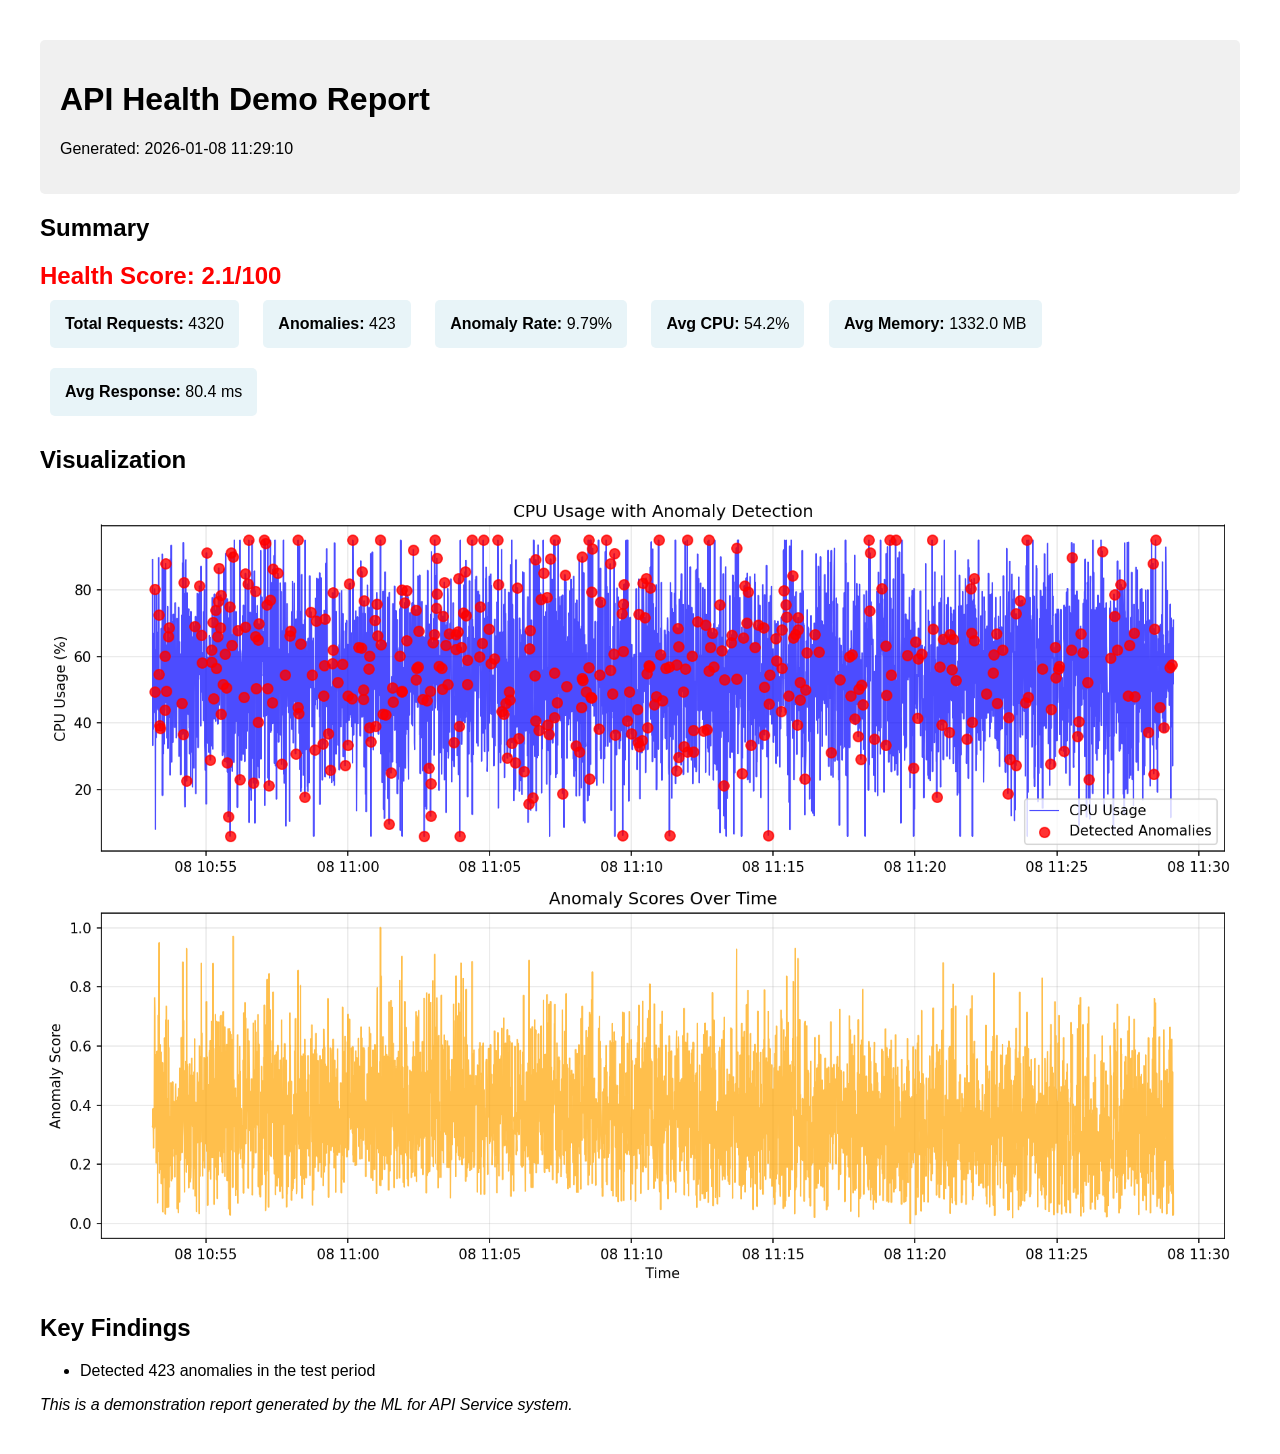
<file: use-cases/ml-for-api/reports/demo/demo_report.html>
<!DOCTYPE html>
    <html>
    <head>
        <title>API Health Demo Report</title>
        <style>
            body { font-family: Arial, sans-serif; margin: 40px; }
            .header { background-color: #f0f0f0; padding: 20px; border-radius: 5px; }
            .metric { display: inline-block; margin: 10px; padding: 15px; background-color: #e8f4f8; border-radius: 5px; }
            .health-score { font-size: 24px; font-weight: bold; color: red; }
        </style>
    </head>
    <body>
        <div class="header">
            <h1>API Health Demo Report</h1>
            <p>Generated: 2026-01-08 11:29:10</p>
        </div>
        
        <h2>Summary</h2>
        <div class="health-score">Health Score: 2.1/100</div>
        
        <div class="metric"><strong>Total Requests:</strong> 4320</div>
        <div class="metric"><strong>Anomalies:</strong> 423</div>
        <div class="metric"><strong>Anomaly Rate:</strong> 9.79%</div>
        <div class="metric"><strong>Avg CPU:</strong> 54.2%</div>
        <div class="metric"><strong>Avg Memory:</strong> 1332.0 MB</div>
        <div class="metric"><strong>Avg Response:</strong> 80.4 ms</div>
        
        <h2>Visualization</h2>
        <img src="demo_visualization.png" alt="Demo Visualization" style="max-width: 100%;">
        
        <h2>Key Findings</h2>
        <ul>
    <li>Detected 423 anomalies in the test period</li>
        </ul>
        
        <p><em>This is a demonstration report generated by the ML for API Service system.</em></p>
    </body>
    </html>
</file>
<file: account.ninja/style.css>
body {
    font-family: sans-serif;
    margin: 0;
    background-color: #f4f7f6;
    color: #333;
    padding: 20px;
}

.container {
    max-width: 1000px;
    margin: 0 auto;
    background-color: #fff;
    padding: 20px;
    border-radius: 8px;
    box-shadow: 0 0 15px rgba(0,0,0,0.1);
}

h1, h2 {
    color: #2c3e50;
    text-align: center;
}

h1 {
    margin-bottom: 30px;
}

h2 {
    margin-top: 20px;
    margin-bottom: 10px;
    border-bottom: 1px solid #eee;
    padding-bottom: 5px;
}

.input-section, .distribution-section {
    margin-bottom: 20px;
    padding: 15px;
    background-color: #ecf0f1;
    border-radius: 5px;
}

.input-section input, .distribution-section input {
    padding: 10px;
    margin-right: 10px;
    margin-bottom: 10px;
    border: 1px solid #bdc3c7;
    border-radius: 4px;
    box-sizing: border-box;
}

button {
    padding: 10px 15px;
    background-color: #3498db;
    color: white;
    border: none;
    border-radius: 4px;
    cursor: pointer;
    transition: background-color 0.3s ease;
}

button:hover {
    background-color: #2980b9;
}

#addItemBtn {
    background-color: #2ecc71;
}
#addItemBtn:hover {
    background-color: #27ae60;
}

table {
    width: 100%;
    border-collapse: collapse;
    margin-top: 20px;
}

th, td {
    border: 1px solid #ddd;
    padding: 10px;
    text-align: left;
}

th {
    background-color: #3498db;
    color: white;
}

td input[type="number"] {
    width: 70px;
    padding: 5px;
    box-sizing: border-box;
}

.delete-btn {
    background-color: #e74c3c;
}
.delete-btn:hover {
    background-color: #c0392b;
}

#distributionMessage {
    margin-top: 10px;
    font-weight: bold;
}

/* Add this to your style.css */
.secondary-btn {
    background-color: #7f8c8d; /* A different color */
    margin-left: 10px; /* Some spacing */
}

.secondary-btn:hover {
    background-color: #6c7a7d;
}

/* Add these to your style.css */

/* Styles for drag-and-drop */
tr.dragging {
    opacity: 0.5;
    background: #f0f0f0;
}

tr.drag-over {
    border-top: 2px dashed #3498db;
}

/* Style for the new import/export section */
.import-export-section {
    margin-bottom: 20px;
    padding: 15px;
    background-color: #e8f6f3; /* A slightly different background */
    border-radius: 5px;
    display: flex; /* For side-by-side layout of import/export if desired */
    justify-content: space-between;
    align-items: flex-start; /* Align items to the top */
}

.import-export-section h2 {
    margin-top: 0; /* Adjust heading margin within this section */
    width: 100%; /* Make heading span full width if on its own line */
    text-align: left;
    border-bottom: none;
    padding-bottom: 0;
    margin-bottom: 10px;
}

.import-controls, .export-controls {
    flex-basis: 48%; /* Adjust basis for spacing */
}

.import-controls label {
    display: block;
    margin-bottom: 5px;
    font-weight: bold;
}

.import-controls input[type="file"] {
    margin-bottom: 10px;
    display: block;
}

#importMessage {
    font-size: 0.9em;
    margin-top: 5px;
}

.secondary-btn { /* You might already have this from previous CSV download */
    background-color: #7f8c8d;
    color: white;
    margin-left: 0; /* Remove margin-left if it was specific to one button */
    margin-top: 5px; /* Add some top margin for buttons in this section */
}

.secondary-btn:hover {
    background-color: #6c7a7d;
}

/* Adjusting the input section if priority is less prominent now */
#priority {
    /* You might choose to hide it if it's purely auto-set, or leave as is */
    /* display: none; */
}

/* Add this to your style.css or modify existing styles */

.import-export-section {
    margin-bottom: 20px;
    padding: 15px;
    background-color: #e8f6f3;
    border-radius: 5px;
}

.import-export-section h2 {
    margin-top: 0;
    text-align: left;
    border-bottom: none;
    padding-bottom: 0;
    margin-bottom: 10px;
}

/* Flexbox layout for side-by-side controls */
.data-controls-container {
    display: flex;
    justify-content: space-between;
    align-items: flex-start;
    gap: 20px;
}

.import-controls, .export-controls {
    flex-basis: 48%;
}

.import-controls label {
    display: block;
    margin-bottom: 5px;
    font-weight: bold;
}

.import-controls input[type="file"] {
    margin-bottom: 10px;
    display: block;
}

.export-controls button {
    display: block; /* Make buttons stack nicely */
    width: 100%;
    margin-bottom: 10px;
}
.export-controls button:last-child {
    margin-bottom: 0;
}


#importMessage {
    font-size: 0.9em;
    margin-top: 5px;
}

.secondary-btn {
    background-color: #7f8c8d;
    color: white;
}

.secondary-btn:hover {
    background-color: #6c7a7d;
}

/* Styles for drag-and-drop */
tr.dragging {
    opacity: 0.5;
    background: #f0f0f0;
}

tr.drag-over {
    border-top: 2px dashed #3498db;
}
</file>
